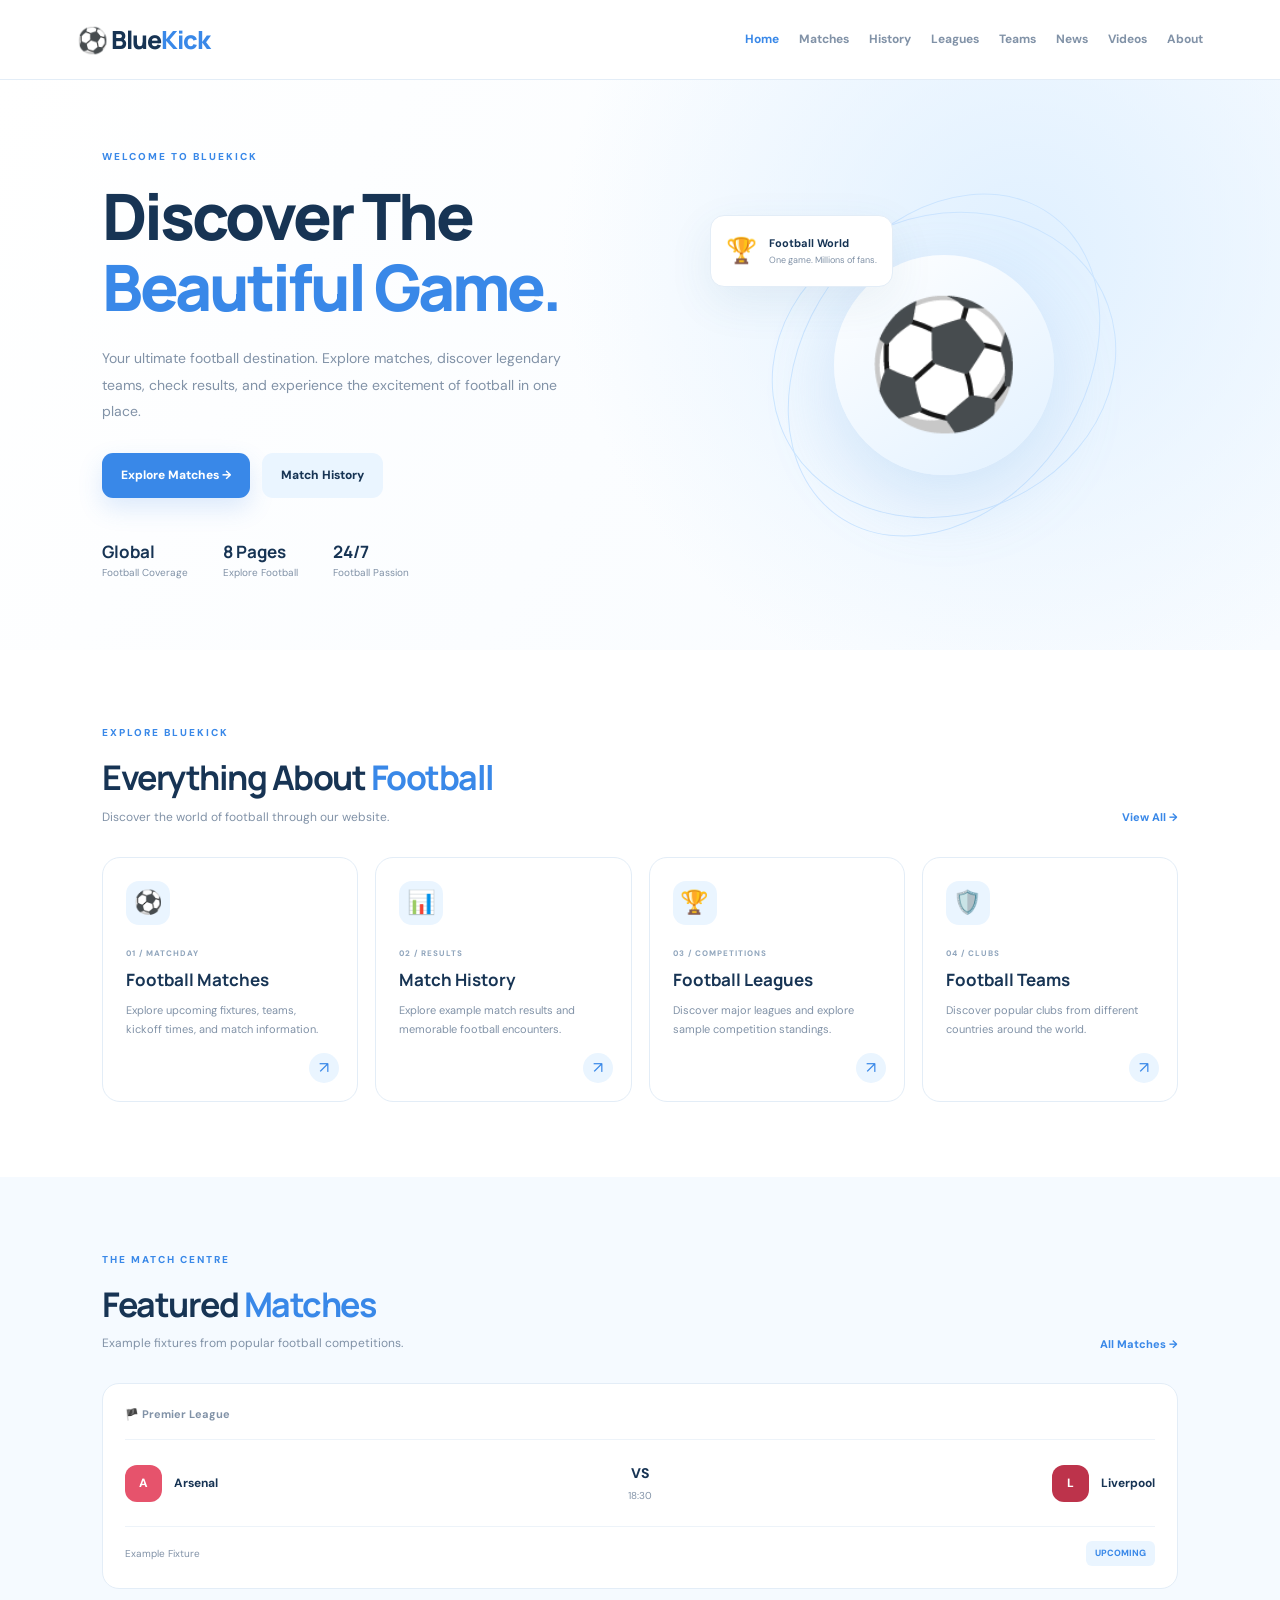
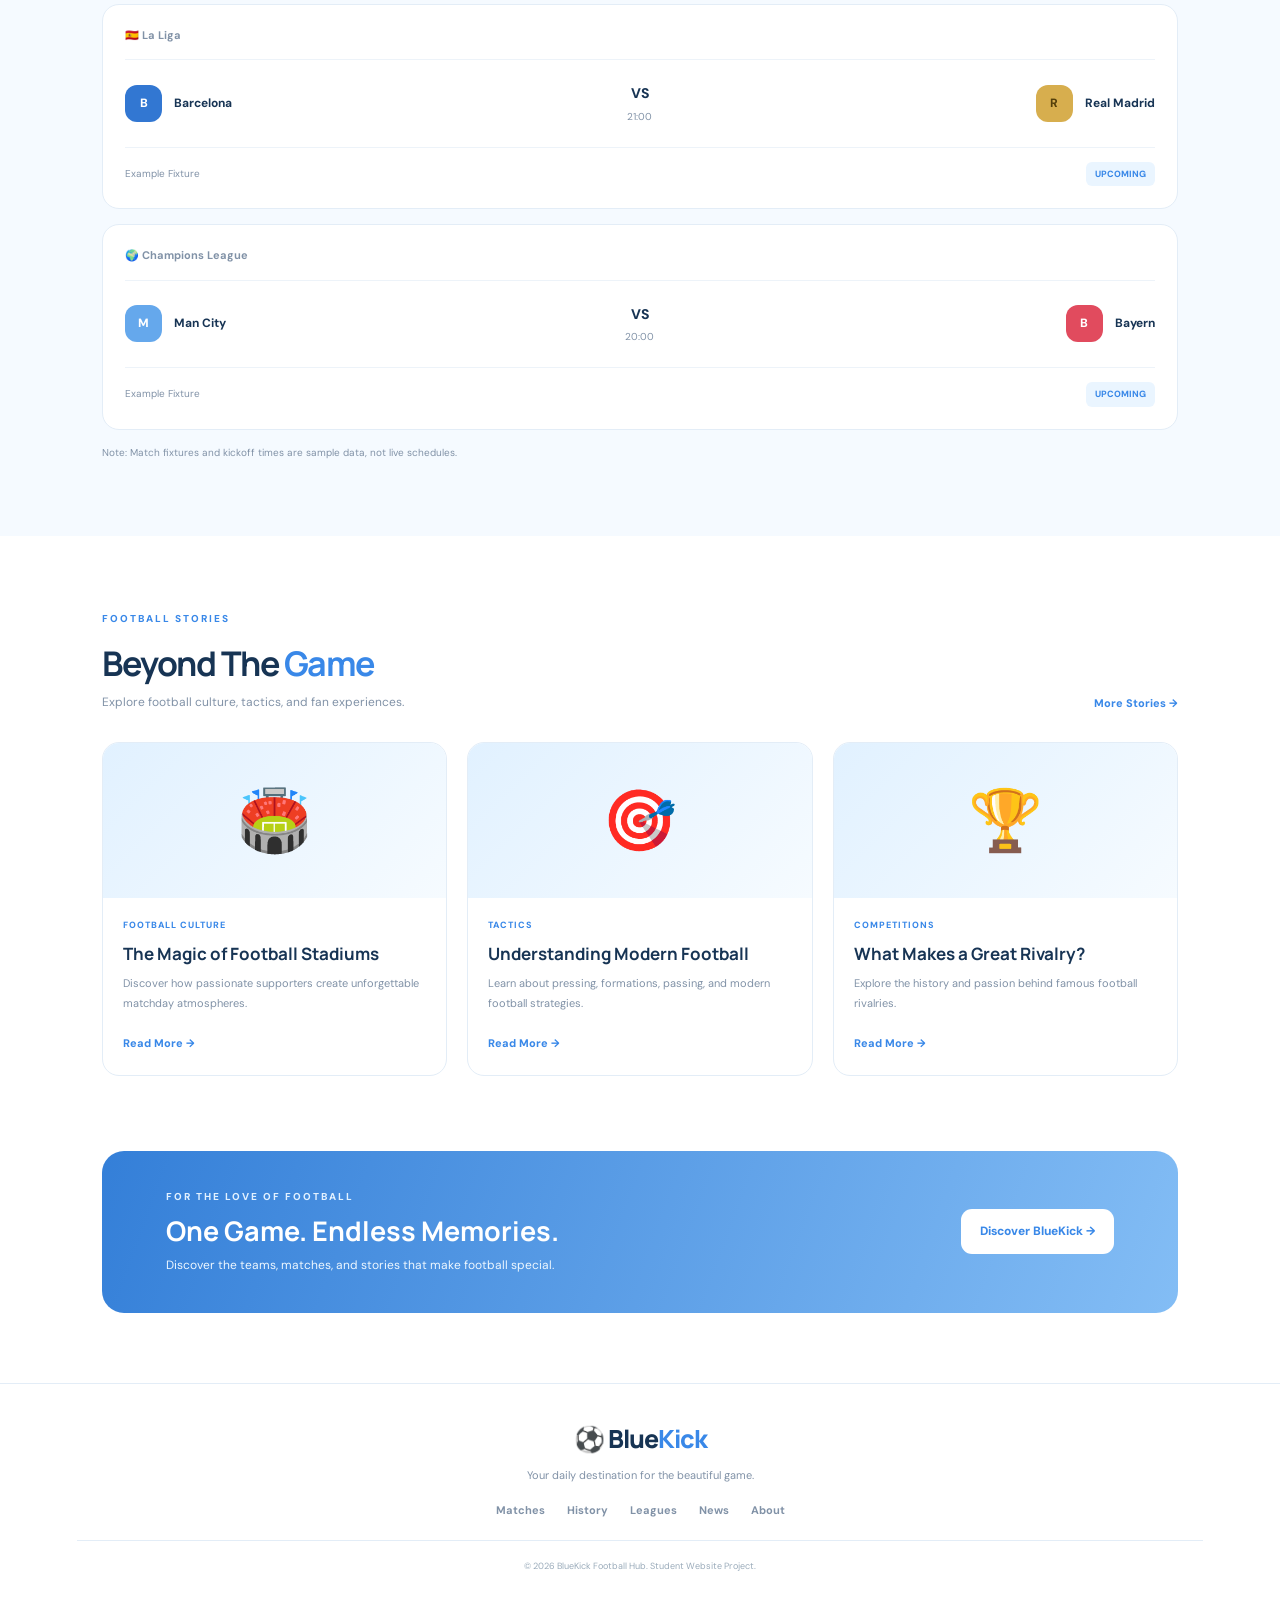
<file: index.html>
<!DOCTYPE html>
<html lang="en">
<head>
    <meta charset="UTF-8">
    <meta name="viewport" content="width=device-width, initial-scale=1.0">

    <title>BlueKick | Football Hub</title>

    <link rel="stylesheet" href="style.css">
</head>

<body>

    <!-- HEADER -->
    <header class="header">

        <a href="index.html" class="logo">
            ⚽ Blue<span>Kick</span>
        </a>

        <button class="menu-toggle" id="menuToggle">☰</button>

        <nav class="navbar" id="navbar">
            <a href="index.html" class="active">Home</a>
            <a href="matches.html">Matches</a>
            <a href="history.html">History</a>
            <a href="leagues.html">Leagues</a>
            <a href="teams.html">Teams</a>
            <a href="news.html">News</a>
            <a href="videos.html">Videos</a>
            <a href="about.html">About</a>
        </nav>

    </header>


    <!-- HERO SECTION -->
    <section class="hero">

        <div class="hero-content">

            <p class="eyebrow">WELCOME TO BLUEKICK</p>

            <h1>
                Discover The<br>
                <span>Beautiful Game.</span>
            </h1>

            <p class="hero-description">
                Your ultimate football destination.
                Explore matches, discover legendary teams,
                check results, and experience the excitement
                of football in one place.
            </p>

            <div class="hero-buttons">
                <a href="matches.html" class="btn btn-primary">
                    Explore Matches →
                </a>

                <a href="history.html" class="btn btn-secondary">
                    Match History
                </a>
            </div>

            <div class="hero-stats">

                <div>
                    <h3>Global</h3>
                    <p>Football Coverage</p>
                </div>

                <div>
                    <h3>8 Pages</h3>
                    <p>Explore Football</p>
                </div>

                <div>
                    <h3>24/7</h3>
                    <p>Football Passion</p>
                </div>

            </div>

        </div>

        <div class="hero-image">

            <div class="circle circle-one"></div>
            <div class="circle circle-two"></div>

            <div class="football">
                ⚽
            </div>

            <div class="floating-card">
                <span>🏆</span>

                <div>
                    <strong>Football World</strong>
                    <p>One game. Millions of fans.</p>
                </div>
            </div>

        </div>

    </section>


    <!-- FEATURED SECTION -->
    <section class="section">

        <div class="section-title">

            <div>
                <p class="eyebrow">EXPLORE BLUEKICK</p>
                <h2>Everything About <span>Football</span></h2>
                <p>Discover the world of football through our website.</p>
            </div>

            <a href="matches.html" class="text-link">
                View All →
            </a>

        </div>


        <div class="feature-grid">

            <a href="matches.html" class="feature-card">

                <div class="feature-icon">⚽</div>

                <p class="card-number">01 / MATCHDAY</p>

                <h3>Football Matches</h3>

                <p>
                    Explore upcoming fixtures, teams,
                    kickoff times, and match information.
                </p>

                <span class="card-arrow">↗</span>

            </a>


            <a href="history.html" class="feature-card">

                <div class="feature-icon">📊</div>

                <p class="card-number">02 / RESULTS</p>

                <h3>Match History</h3>

                <p>
                    Explore example match results and
                    memorable football encounters.
                </p>

                <span class="card-arrow">↗</span>

            </a>


            <a href="leagues.html" class="feature-card">

                <div class="feature-icon">🏆</div>

                <p class="card-number">03 / COMPETITIONS</p>

                <h3>Football Leagues</h3>

                <p>
                    Discover major leagues and explore
                    sample competition standings.
                </p>

                <span class="card-arrow">↗</span>

            </a>


            <a href="teams.html" class="feature-card">

                <div class="feature-icon">🛡️</div>

                <p class="card-number">04 / CLUBS</p>

                <h3>Football Teams</h3>

                <p>
                    Discover popular clubs from different
                    countries around the world.
                </p>

                <span class="card-arrow">↗</span>

            </a>

        </div>

    </section>


    <!-- FEATURED MATCHES -->
    <section class="section matches-section">

        <div class="section-title">

            <div>
                <p class="eyebrow">THE MATCH CENTRE</p>

                <h2>Featured <span>Matches</span></h2>

                <p>Example fixtures from popular football competitions.</p>
            </div>

            <a href="matches.html" class="text-link">
                All Matches →
            </a>

        </div>


        <div class="match-card">

            <div class="match-league">
                🏴 Premier League
            </div>

            <div class="match-teams">

                <div class="club">
                    <div class="club-logo arsenal">A</div>
                    <strong>Arsenal</strong>
                </div>

                <div class="match-score">
                    <span>VS</span>
                    <small>18:30</small>
                </div>

                <div class="club">
                    <div class="club-logo liverpool">L</div>
                    <strong>Liverpool</strong>
                </div>

            </div>

            <div class="match-footer">
                <span>Example Fixture</span>
                <span class="status">UPCOMING</span>
            </div>

        </div>


        <div class="match-card">

            <div class="match-league">
                🇪🇸 La Liga
            </div>

            <div class="match-teams">

                <div class="club">
                    <div class="club-logo barcelona">B</div>
                    <strong>Barcelona</strong>
                </div>

                <div class="match-score">
                    <span>VS</span>
                    <small>21:00</small>
                </div>

                <div class="club">
                    <div class="club-logo madrid">R</div>
                    <strong>Real Madrid</strong>
                </div>

            </div>

            <div class="match-footer">
                <span>Example Fixture</span>
                <span class="status">UPCOMING</span>
            </div>

        </div>


        <div class="match-card">

            <div class="match-league">
                🌍 Champions League
            </div>

            <div class="match-teams">

                <div class="club">
                    <div class="club-logo city">M</div>
                    <strong>Man City</strong>
                </div>

                <div class="match-score">
                    <span>VS</span>
                    <small>20:00</small>
                </div>

                <div class="club">
                    <div class="club-logo bayern">B</div>
                    <strong>Bayern</strong>
                </div>

            </div>

            <div class="match-footer">
                <span>Example Fixture</span>
                <span class="status">UPCOMING</span>
            </div>

        </div>

        <p class="demo-note">
            Note: Match fixtures and kickoff times are sample data,
            not live schedules.
        </p>

    </section>


    <!-- NEWS SECTION -->
    <section class="section">

        <div class="section-title">

            <div>
                <p class="eyebrow">FOOTBALL STORIES</p>

                <h2>Beyond The <span>Game</span></h2>

                <p>Explore football culture, tactics, and fan experiences.</p>
            </div>

            <a href="news.html" class="text-link">
                More Stories →
            </a>

        </div>


        <div class="news-grid">

            <a href="news.html" class="news-card">

                <div class="news-image">🏟️</div>

                <div class="news-content">

                    <p class="news-category">FOOTBALL CULTURE</p>

                    <h3>The Magic of Football Stadiums</h3>

                    <p>
                        Discover how passionate supporters
                        create unforgettable matchday atmospheres.
                    </p>

                    <span class="text-link">Read More →</span>

                </div>

            </a>


            <a href="news.html" class="news-card">

                <div class="news-image">🎯</div>

                <div class="news-content">

                    <p class="news-category">TACTICS</p>

                    <h3>Understanding Modern Football</h3>

                    <p>
                        Learn about pressing, formations,
                        passing, and modern football strategies.
                    </p>

                    <span class="text-link">Read More →</span>

                </div>

            </a>


            <a href="news.html" class="news-card">

                <div class="news-image">🏆</div>

                <div class="news-content">

                    <p class="news-category">COMPETITIONS</p>

                    <h3>What Makes a Great Rivalry?</h3>

                    <p>
                        Explore the history and passion
                        behind famous football rivalries.
                    </p>

                    <span class="text-link">Read More →</span>

                </div>

            </a>

        </div>

    </section>


    <!-- CALL TO ACTION -->
    <section class="cta">

        <div>
            <p class="eyebrow">FOR THE LOVE OF FOOTBALL</p>

            <h2>One Game. Endless Memories.</h2>

            <p>
                Discover the teams, matches, and stories
                that make football special.
            </p>
        </div>

        <a href="about.html" class="btn btn-white">
            Discover BlueKick →
        </a>

    </section>


    <!-- FOOTER -->
    <footer class="footer">

        <a href="index.html" class="logo">
            ⚽ Blue<span>Kick</span>
        </a>

        <p>Your daily destination for the beautiful game.</p>

        <div class="footer-links">
            <a href="matches.html">Matches</a>
            <a href="history.html">History</a>
            <a href="leagues.html">Leagues</a>
            <a href="news.html">News</a>
            <a href="about.html">About</a>
        </div>

        <p class="copyright">
            © 2026 BlueKick Football Hub. Student Website Project.
        </p>

    </footer>

    <script src="script.js"></script>

</body>
</html>
</file>
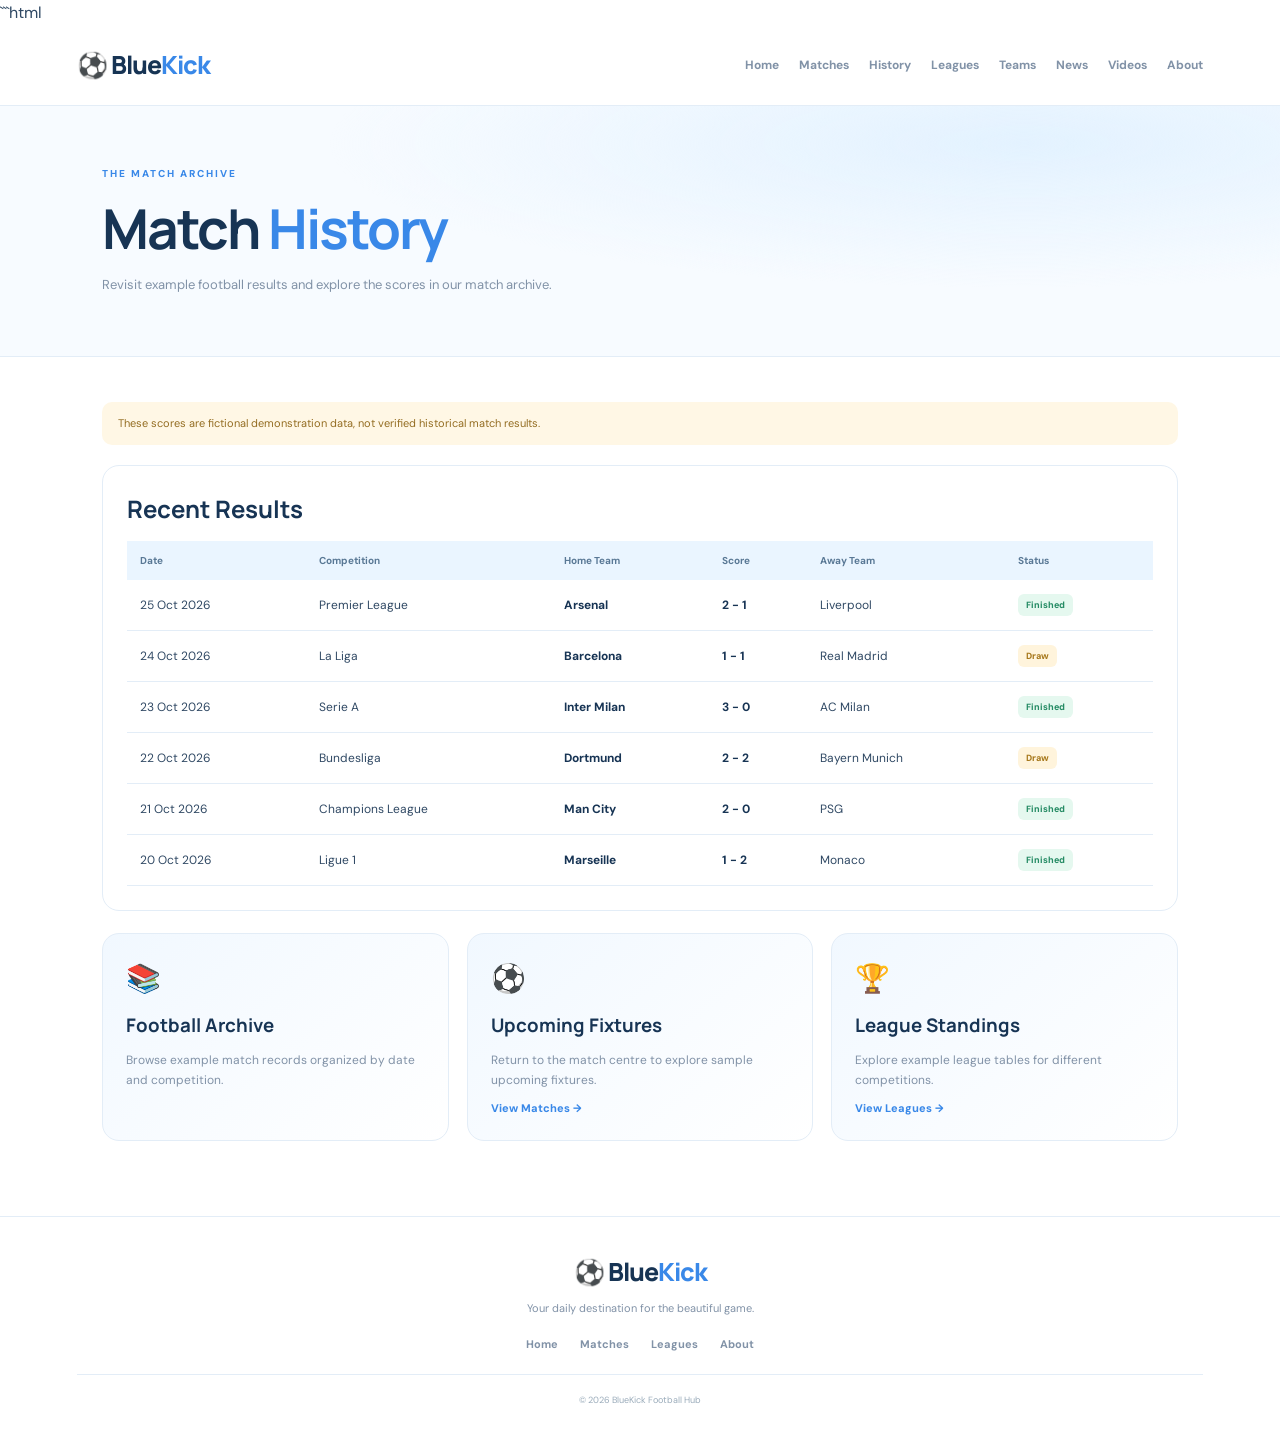
<file: history.html>
```html
<!DOCTYPE html>
<html lang="en">
<head>
    <meta charset="UTF-8">
    <meta name="viewport" content="width=device-width, initial-scale=1.0">
    <title>History | BlueKick</title>
    <link rel="stylesheet" href="style.css">
</head>
<body>

<header class="header">

    <a href="index.html" class="logo">⚽ Blue<span>Kick</span></a>

    <button class="menu-toggle" id="menuToggle">☰</button>

    <nav class="navbar" id="navbar">
        <a href="index.html">Home</a>
        <a href="matches.html">Matches</a>
        <a href="history.html">History</a>
        <a href="leagues.html">Leagues</a>
        <a href="teams.html">Teams</a>
        <a href="news.html">News</a>
        <a href="videos.html">Videos</a>
        <a href="about.html">About</a>
    </nav>

</header>

<section class="page-hero">

    <p class="eyebrow">THE MATCH ARCHIVE</p>

    <h1>Match <span>History</span></h1>

    <p>
        Revisit example football results and explore
        the scores in our match archive.
    </p>

</section>

<section class="content-section">

    <div class="notice">
        These scores are fictional demonstration data,
        not verified historical match results.
    </div>

    <div class="content-panel">

        <h2>Recent Results</h2>

        <div class="table-wrap">

            <table>

                <tr>
                    <th>Date</th>
                    <th>Competition</th>
                    <th>Home Team</th>
                    <th>Score</th>
                    <th>Away Team</th>
                    <th>Status</th>
                </tr>

                <tr>
                    <td>25 Oct 2026</td>
                    <td>Premier League</td>
                    <td><strong>Arsenal</strong></td>
                    <td><strong>2 - 1</strong></td>
                    <td>Liverpool</td>
                    <td><span class="pill finished">Finished</span></td>
                </tr>

                <tr>
                    <td>24 Oct 2026</td>
                    <td>La Liga</td>
                    <td><strong>Barcelona</strong></td>
                    <td><strong>1 - 1</strong></td>
                    <td>Real Madrid</td>
                    <td><span class="pill draw">Draw</span></td>
                </tr>

                <tr>
                    <td>23 Oct 2026</td>
                    <td>Serie A</td>
                    <td><strong>Inter Milan</strong></td>
                    <td><strong>3 - 0</strong></td>
                    <td>AC Milan</td>
                    <td><span class="pill finished">Finished</span></td>
                </tr>

                <tr>
                    <td>22 Oct 2026</td>
                    <td>Bundesliga</td>
                    <td><strong>Dortmund</strong></td>
                    <td><strong>2 - 2</strong></td>
                    <td>Bayern Munich</td>
                    <td><span class="pill draw">Draw</span></td>
                </tr>

                <tr>
                    <td>21 Oct 2026</td>
                    <td>Champions League</td>
                    <td><strong>Man City</strong></td>
                    <td><strong>2 - 0</strong></td>
                    <td>PSG</td>
                    <td><span class="pill finished">Finished</span></td>
                </tr>

                <tr>
                    <td>20 Oct 2026</td>
                    <td>Ligue 1</td>
                    <td><strong>Marseille</strong></td>
                    <td><strong>1 - 2</strong></td>
                    <td>Monaco</td>
                    <td><span class="pill finished">Finished</span></td>
                </tr>

            </table>

        </div>

    </div>

    <div class="card-grid">

        <div class="info-card">
            <span class="big-icon">📚</span>
            <h3>Football Archive</h3>
            <p>Browse example match records organized by date and competition.</p>
        </div>

        <div class="info-card">
            <span class="big-icon">⚽</span>
            <h3>Upcoming Fixtures</h3>
            <p>Return to the match centre to explore sample upcoming fixtures.</p>
            <a href="matches.html">View Matches →</a>
        </div>

        <div class="info-card">
            <span class="big-icon">🏆</span>
            <h3>League Standings</h3>
            <p>Explore example league tables for different competitions.</p>
            <a href="leagues.html">View Leagues →</a>
        </div>

    </div>

</section>

<footer class="footer">

    <a href="index.html" class="logo">⚽ Blue<span>Kick</span></a>

    <p>Your daily destination for the beautiful game.</p>

    <div class="footer-links">
        <a href="index.html">Home</a>
        <a href="matches.html">Matches</a>
        <a href="leagues.html">Leagues</a>
        <a href="about.html">About</a>
    </div>

    <p class="copyright">© 2026 BlueKick Football Hub</p>

</footer>

<script src="script.js"></script>

</body>
</html>
</file>
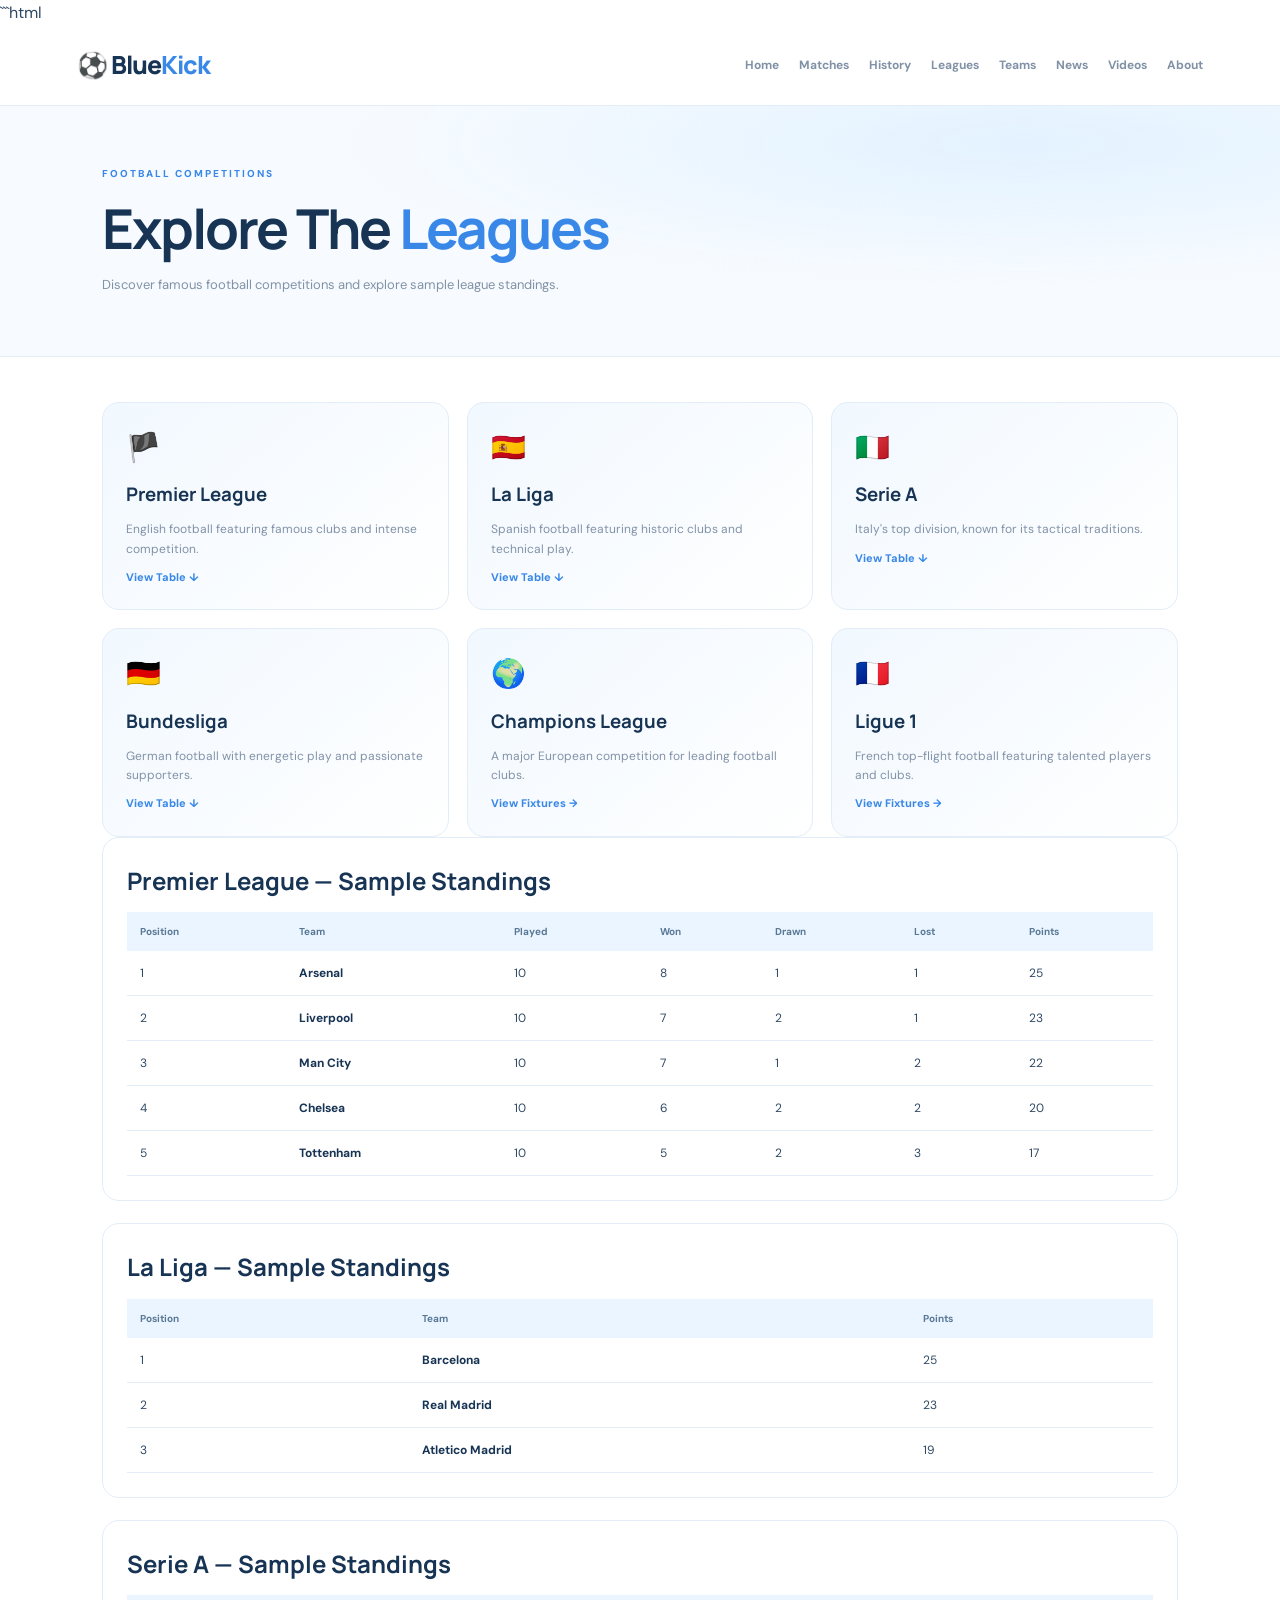
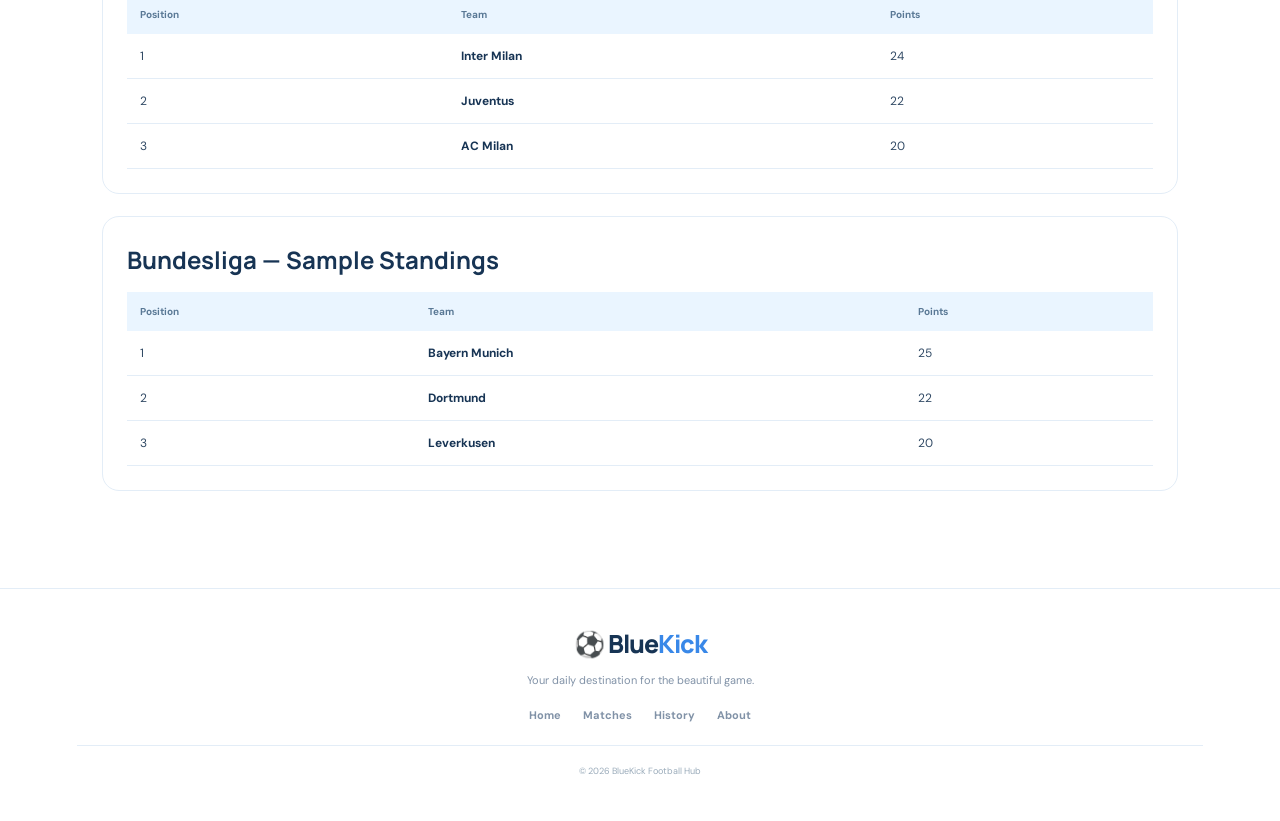
<file: leagues.html>
```html
<!DOCTYPE html>
<html lang="en">
<head>
    <meta charset="UTF-8">
    <meta name="viewport" content="width=device-width, initial-scale=1.0">
    <title>Leagues | BlueKick</title>
    <link rel="stylesheet" href="style.css">
</head>
<body>

<header class="header">

    <a href="index.html" class="logo">⚽ Blue<span>Kick</span></a>

    <button class="menu-toggle" id="menuToggle">☰</button>

    <nav class="navbar" id="navbar">
        <a href="index.html">Home</a>
        <a href="matches.html">Matches</a>
        <a href="history.html">History</a>
        <a href="leagues.html">Leagues</a>
        <a href="teams.html">Teams</a>
        <a href="news.html">News</a>
        <a href="videos.html">Videos</a>
        <a href="about.html">About</a>
    </nav>

</header>

<section class="page-hero">

    <p class="eyebrow">FOOTBALL COMPETITIONS</p>

    <h1>Explore The <span>Leagues</span></h1>

    <p>
        Discover famous football competitions and
        explore sample league standings.
    </p>

</section>

<section class="content-section">

    <div class="card-grid">

        <div class="info-card">
            <span class="big-icon">🏴</span>
            <h3>Premier League</h3>
            <p>English football featuring famous clubs and intense competition.</p>
            <a href="#premier">View Table ↓</a>
        </div>

        <div class="info-card">
            <span class="big-icon">🇪🇸</span>
            <h3>La Liga</h3>
            <p>Spanish football featuring historic clubs and technical play.</p>
            <a href="#laliga">View Table ↓</a>
        </div>

        <div class="info-card">
            <span class="big-icon">🇮🇹</span>
            <h3>Serie A</h3>
            <p>Italy's top division, known for its tactical traditions.</p>
            <a href="#seriea">View Table ↓</a>
        </div>

        <div class="info-card">
            <span class="big-icon">🇩🇪</span>
            <h3>Bundesliga</h3>
            <p>German football with energetic play and passionate supporters.</p>
            <a href="#bundesliga">View Table ↓</a>
        </div>

        <div class="info-card">
            <span class="big-icon">🌍</span>
            <h3>Champions League</h3>
            <p>A major European competition for leading football clubs.</p>
            <a href="matches.html">View Fixtures →</a>
        </div>

        <div class="info-card">
            <span class="big-icon">🇫🇷</span>
            <h3>Ligue 1</h3>
            <p>French top-flight football featuring talented players and clubs.</p>
            <a href="matches.html">View Fixtures →</a>
        </div>

    </div>


    <div class="content-panel" id="premier">

        <h2>Premier League — Sample Standings</h2>

        <div class="table-wrap">

            <table>

                <tr>
                    <th>Position</th>
                    <th>Team</th>
                    <th>Played</th>
                    <th>Won</th>
                    <th>Drawn</th>
                    <th>Lost</th>
                    <th>Points</th>
                </tr>

                <tr><td>1</td><td><strong>Arsenal</strong></td><td>10</td><td>8</td><td>1</td><td>1</td><td>25</td></tr>
                <tr><td>2</td><td><strong>Liverpool</strong></td><td>10</td><td>7</td><td>2</td><td>1</td><td>23</td></tr>
                <tr><td>3</td><td><strong>Man City</strong></td><td>10</td><td>7</td><td>1</td><td>2</td><td>22</td></tr>
                <tr><td>4</td><td><strong>Chelsea</strong></td><td>10</td><td>6</td><td>2</td><td>2</td><td>20</td></tr>
                <tr><td>5</td><td><strong>Tottenham</strong></td><td>10</td><td>5</td><td>2</td><td>3</td><td>17</td></tr>

            </table>

        </div>

    </div>


    <div class="content-panel" id="laliga">

        <h2>La Liga — Sample Standings</h2>

        <div class="table-wrap">

            <table>
                <tr><th>Position</th><th>Team</th><th>Points</th></tr>
                <tr><td>1</td><td><strong>Barcelona</strong></td><td>25</td></tr>
                <tr><td>2</td><td><strong>Real Madrid</strong></td><td>23</td></tr>
                <tr><td>3</td><td><strong>Atletico Madrid</strong></td><td>19</td></tr>
            </table>

        </div>

    </div>


    <div class="content-panel" id="seriea">

        <h2>Serie A — Sample Standings</h2>

        <div class="table-wrap">

            <table>
                <tr><th>Position</th><th>Team</th><th>Points</th></tr>
                <tr><td>1</td><td><strong>Inter Milan</strong></td><td>24</td></tr>
                <tr><td>2</td><td><strong>Juventus</strong></td><td>22</td></tr>
                <tr><td>3</td><td><strong>AC Milan</strong></td><td>20</td></tr>
            </table>

        </div>

    </div>


    <div class="content-panel" id="bundesliga">

        <h2>Bundesliga — Sample Standings</h2>

        <div class="table-wrap">

            <table>
                <tr><th>Position</th><th>Team</th><th>Points</th></tr>
                <tr><td>1</td><td><strong>Bayern Munich</strong></td><td>25</td></tr>
                <tr><td>2</td><td><strong>Dortmund</strong></td><td>22</td></tr>
                <tr><td>3</td><td><strong>Leverkusen</strong></td><td>20</td></tr>
            </table>

        </div>

    </div>

</section>

<footer class="footer">
    <a href="index.html" class="logo">⚽ Blue<span>Kick</span></a>
    <p>Your daily destination for the beautiful game.</p>
    <div class="footer-links">
        <a href="index.html">Home</a>
        <a href="matches.html">Matches</a>
        <a href="history.html">History</a>
        <a href="about.html">About</a>
    </div>
    <p class="copyright">© 2026 BlueKick Football Hub</p>
</footer>

<script src="script.js"></script>

</body>
</html>
</file>
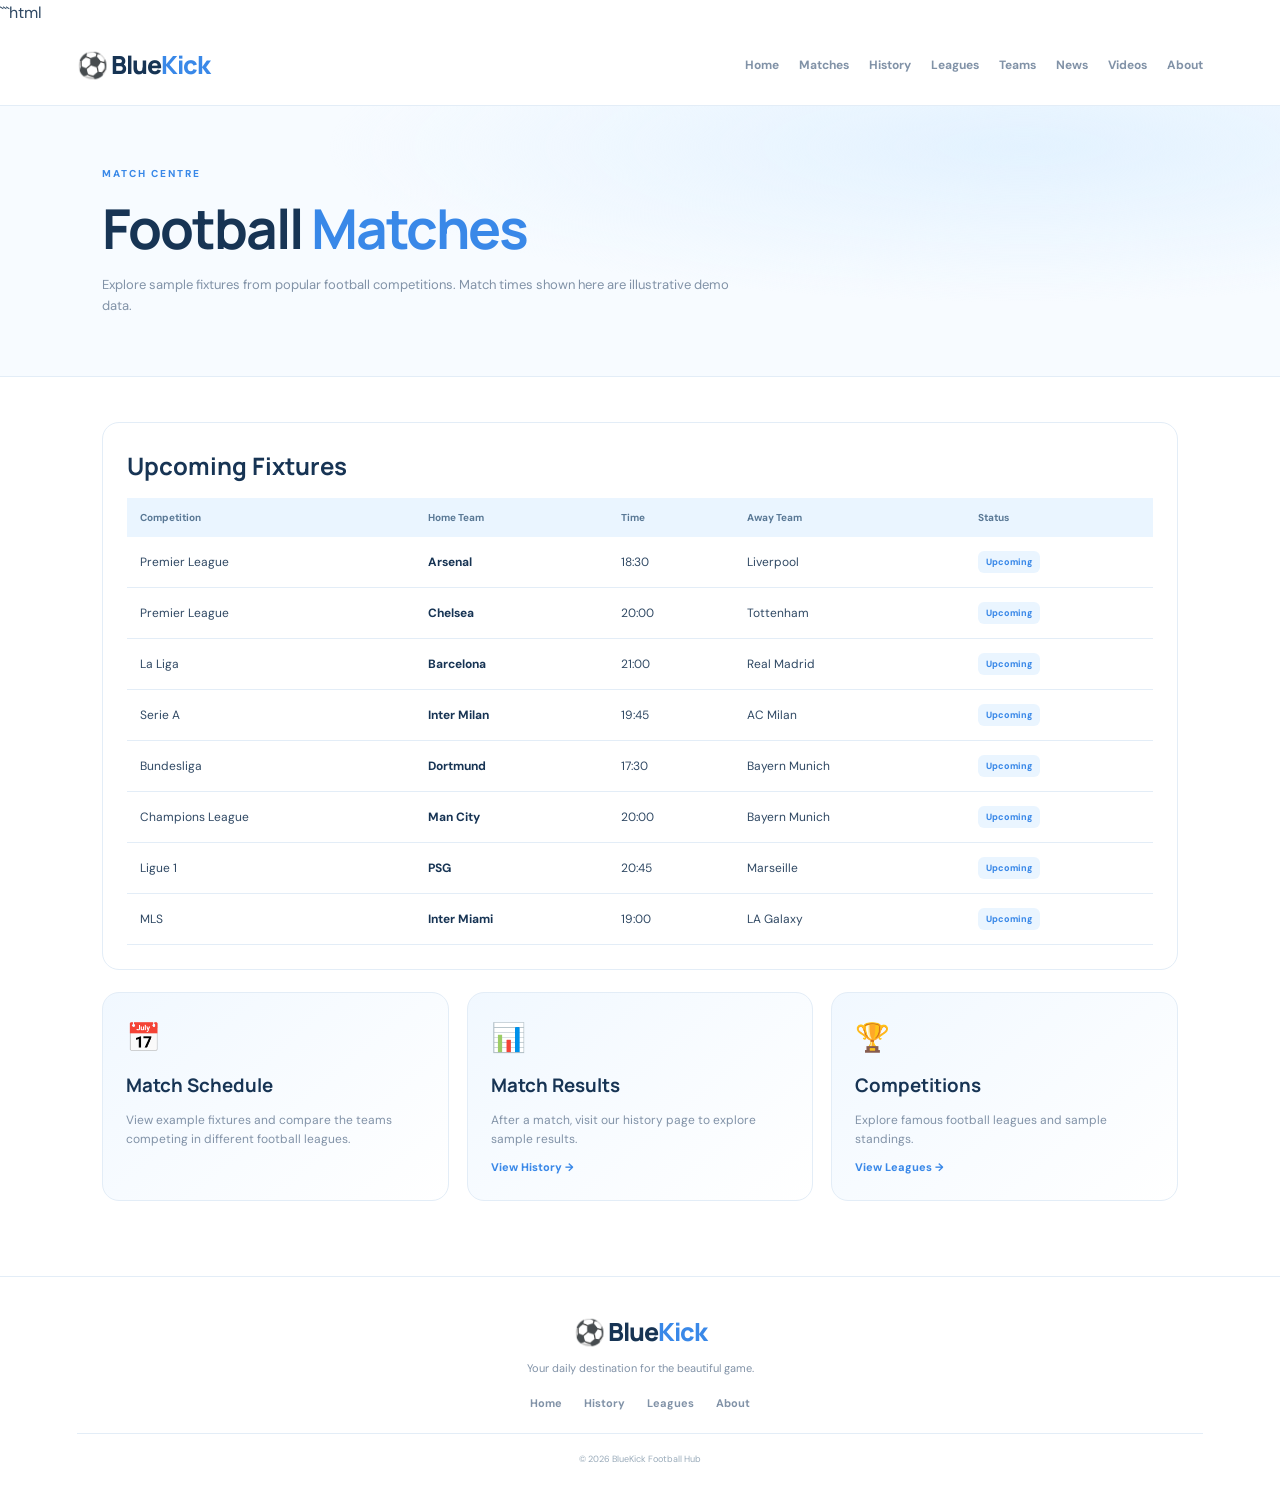
<file: matches.html>
```html
<!DOCTYPE html>
<html lang="en">
<head>
    <meta charset="UTF-8">
    <meta name="viewport" content="width=device-width, initial-scale=1.0">
    <title>Matches | BlueKick</title>
    <link rel="stylesheet" href="style.css">
</head>
<body>

<header class="header">

    <a href="index.html" class="logo">⚽ Blue<span>Kick</span></a>

    <button class="menu-toggle" id="menuToggle">☰</button>

    <nav class="navbar" id="navbar">
        <a href="index.html">Home</a>
        <a href="matches.html">Matches</a>
        <a href="history.html">History</a>
        <a href="leagues.html">Leagues</a>
        <a href="teams.html">Teams</a>
        <a href="news.html">News</a>
        <a href="videos.html">Videos</a>
        <a href="about.html">About</a>
    </nav>

</header>

<section class="page-hero">

    <p class="eyebrow">MATCH CENTRE</p>

    <h1>Football <span>Matches</span></h1>

    <p>
        Explore sample fixtures from popular football competitions.
        Match times shown here are illustrative demo data.
    </p>

</section>

<section class="content-section">

    <div class="content-panel">

        <h2>Upcoming Fixtures</h2>

        <div class="table-wrap">

            <table>

                <tr>
                    <th>Competition</th>
                    <th>Home Team</th>
                    <th>Time</th>
                    <th>Away Team</th>
                    <th>Status</th>
                </tr>

                <tr>
                    <td>Premier League</td>
                    <td><strong>Arsenal</strong></td>
                    <td>18:30</td>
                    <td>Liverpool</td>
                    <td><span class="pill">Upcoming</span></td>
                </tr>

                <tr>
                    <td>Premier League</td>
                    <td><strong>Chelsea</strong></td>
                    <td>20:00</td>
                    <td>Tottenham</td>
                    <td><span class="pill">Upcoming</span></td>
                </tr>

                <tr>
                    <td>La Liga</td>
                    <td><strong>Barcelona</strong></td>
                    <td>21:00</td>
                    <td>Real Madrid</td>
                    <td><span class="pill">Upcoming</span></td>
                </tr>

                <tr>
                    <td>Serie A</td>
                    <td><strong>Inter Milan</strong></td>
                    <td>19:45</td>
                    <td>AC Milan</td>
                    <td><span class="pill">Upcoming</span></td>
                </tr>

                <tr>
                    <td>Bundesliga</td>
                    <td><strong>Dortmund</strong></td>
                    <td>17:30</td>
                    <td>Bayern Munich</td>
                    <td><span class="pill">Upcoming</span></td>
                </tr>

                <tr>
                    <td>Champions League</td>
                    <td><strong>Man City</strong></td>
                    <td>20:00</td>
                    <td>Bayern Munich</td>
                    <td><span class="pill">Upcoming</span></td>
                </tr>

                <tr>
                    <td>Ligue 1</td>
                    <td><strong>PSG</strong></td>
                    <td>20:45</td>
                    <td>Marseille</td>
                    <td><span class="pill">Upcoming</span></td>
                </tr>

                <tr>
                    <td>MLS</td>
                    <td><strong>Inter Miami</strong></td>
                    <td>19:00</td>
                    <td>LA Galaxy</td>
                    <td><span class="pill">Upcoming</span></td>
                </tr>

            </table>

        </div>

    </div>

    <div class="card-grid">

        <div class="info-card">

            <span class="big-icon">📅</span>

            <h3>Match Schedule</h3>

            <p>
                View example fixtures and compare the teams
                competing in different football leagues.
            </p>

        </div>

        <div class="info-card">

            <span class="big-icon">📊</span>

            <h3>Match Results</h3>

            <p>
                After a match, visit our history page
                to explore sample results.
            </p>

            <a href="history.html">View History →</a>

        </div>

        <div class="info-card">

            <span class="big-icon">🏆</span>

            <h3>Competitions</h3>

            <p>
                Explore famous football leagues and
                sample standings.
            </p>

            <a href="leagues.html">View Leagues →</a>

        </div>

    </div>

</section>

<footer class="footer">

    <a href="index.html" class="logo">⚽ Blue<span>Kick</span></a>

    <p>Your daily destination for the beautiful game.</p>

    <div class="footer-links">
        <a href="index.html">Home</a>
        <a href="history.html">History</a>
        <a href="leagues.html">Leagues</a>
        <a href="about.html">About</a>
    </div>

    <p class="copyright">© 2026 BlueKick Football Hub</p>

</footer>

<script src="script.js"></script>

</body>
</html>
</file>
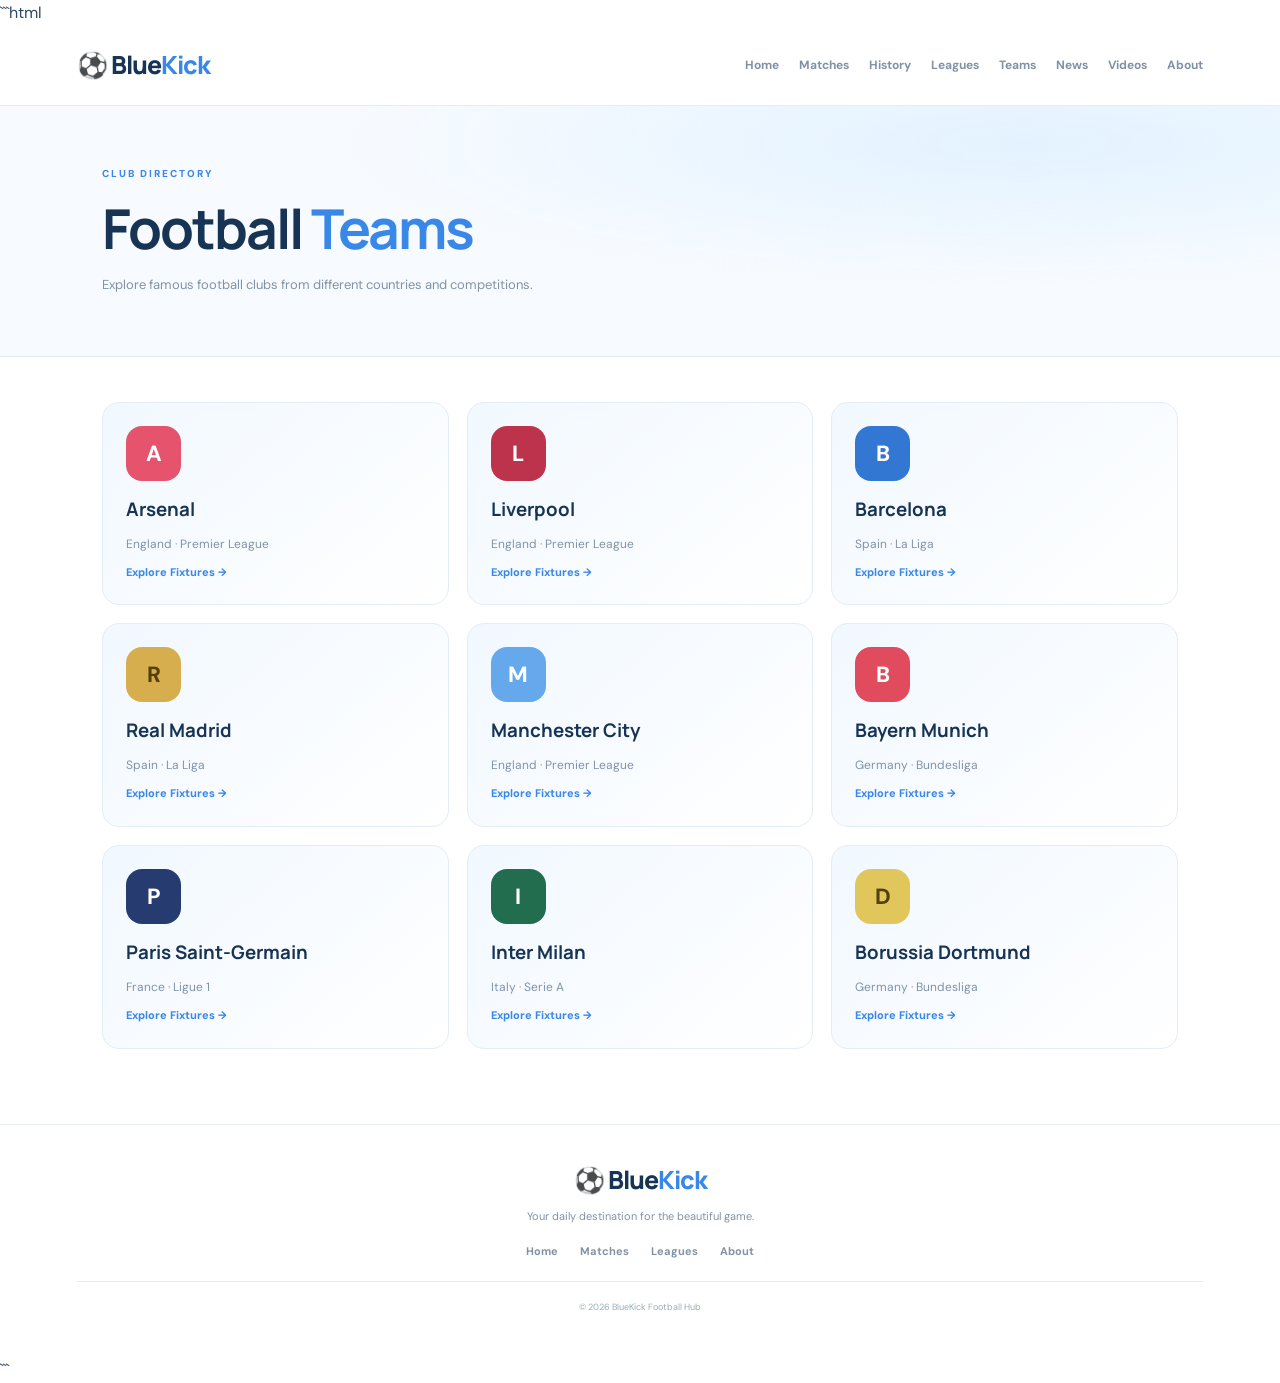
<file: teams.html>
```html
<!DOCTYPE html>
<html lang="en">
<head>
    <meta charset="UTF-8">
    <meta name="viewport" content="width=device-width, initial-scale=1.0">
    <title>Teams | BlueKick</title>
    <link rel="stylesheet" href="style.css">
</head>
<body>

<header class="header">
    <a href="index.html" class="logo">⚽ Blue<span>Kick</span></a>
    <button class="menu-toggle" id="menuToggle">☰</button>

    <nav class="navbar" id="navbar">
        <a href="index.html">Home</a>
        <a href="matches.html">Matches</a>
        <a href="history.html">History</a>
        <a href="leagues.html">Leagues</a>
        <a href="teams.html">Teams</a>
        <a href="news.html">News</a>
        <a href="videos.html">Videos</a>
        <a href="about.html">About</a>
    </nav>
</header>

<section class="page-hero">
    <p class="eyebrow">CLUB DIRECTORY</p>
    <h1>Football <span>Teams</span></h1>
    <p>Explore famous football clubs from different countries and competitions.</p>
</section>

<section class="content-section">

    <div class="card-grid">

        <div class="info-card">
            <div class="team-badge" style="background:#e6536c;color:white">A</div>
            <h3>Arsenal</h3>
            <p>England · Premier League</p>
            <a href="matches.html">Explore Fixtures →</a>
        </div>

        <div class="info-card">
            <div class="team-badge" style="background:#bd334b;color:white">L</div>
            <h3>Liverpool</h3>
            <p>England · Premier League</p>
            <a href="matches.html">Explore Fixtures →</a>
        </div>

        <div class="info-card">
            <div class="team-badge" style="background:#3277d2;color:white">B</div>
            <h3>Barcelona</h3>
            <p>Spain · La Liga</p>
            <a href="matches.html">Explore Fixtures →</a>
        </div>

        <div class="info-card">
            <div class="team-badge" style="background:#d7ae4e;color:#55400b">R</div>
            <h3>Real Madrid</h3>
            <p>Spain · La Liga</p>
            <a href="matches.html">Explore Fixtures →</a>
        </div>

        <div class="info-card">
            <div class="team-badge" style="background:#65a8ec;color:white">M</div>
            <h3>Manchester City</h3>
            <p>England · Premier League</p>
            <a href="matches.html">Explore Fixtures →</a>
        </div>

        <div class="info-card">
            <div class="team-badge" style="background:#e14b5e;color:white">B</div>
            <h3>Bayern Munich</h3>
            <p>Germany · Bundesliga</p>
            <a href="matches.html">Explore Fixtures →</a>
        </div>

        <div class="info-card">
            <div class="team-badge" style="background:#263c70;color:white">P</div>
            <h3>Paris Saint-Germain</h3>
            <p>France · Ligue 1</p>
            <a href="matches.html">Explore Fixtures →</a>
        </div>

        <div class="info-card">
            <div class="team-badge" style="background:#236d4f;color:white">I</div>
            <h3>Inter Milan</h3>
            <p>Italy · Serie A</p>
            <a href="matches.html">Explore Fixtures →</a>
        </div>

        <div class="info-card">
            <div class="team-badge" style="background:#e1c75b;color:#55400b">D</div>
            <h3>Borussia Dortmund</h3>
            <p>Germany · Bundesliga</p>
            <a href="matches.html">Explore Fixtures →</a>
        </div>

    </div>

</section>

<footer class="footer">
    <a href="index.html" class="logo">⚽ Blue<span>Kick</span></a>
    <p>Your daily destination for the beautiful game.</p>
    <div class="footer-links">
        <a href="index.html">Home</a>
        <a href="matches.html">Matches</a>
        <a href="leagues.html">Leagues</a>
        <a href="about.html">About</a>
    </div>
    <p class="copyright">© 2026 BlueKick Football Hub</p>
</footer>

<script src="script.js"></script>

</body>
</html>
```
</file>
<file: style.css>
@import url('https://fonts.googleapis.com/css2?family=DM+Sans:wght@400;500;600;700&family=Manrope:wght@400;500;600;700;800&display=swap');

:root {
    --blue: #3988e8;
    --light-blue: #eaf5ff;
    --pale-blue: #f5faff;
    --dark-blue: #173454;
    --text: #304964;
    --gray: #8192a7;
    --white: #ffffff;
    --border: #e3edf7;
}

* {
    margin: 0;
    padding: 0;
    box-sizing: border-box;
}

html {
    scroll-behavior: smooth;
}

body {
    font-family: 'DM Sans', Arial, sans-serif;
    background: var(--white);
    color: var(--text);
    line-height: 1.6;
}

a {
    text-decoration: none;
    color: inherit;
}

button {
    font: inherit;
}

/* HEADER */

.header {
    min-height: 80px;
    padding: 0 6%;
    display: flex;
    justify-content: space-between;
    align-items: center;
    gap: 25px;
    background: rgba(255, 255, 255, 0.96);
    border-bottom: 1px solid var(--border);
    position: sticky;
    top: 0;
    z-index: 100;
    backdrop-filter: blur(12px);
}

.logo {
    font-family: 'Manrope', sans-serif;
    font-size: 25px;
    font-weight: 800;
    color: var(--dark-blue);
    white-space: nowrap;
    letter-spacing: -1px;
}

.logo span {
    color: var(--blue);
}

.navbar {
    display: flex;
    align-items: center;
    gap: 20px;
}

.navbar a {
    font-size: 12px;
    font-weight: 700;
    color: var(--gray);
    transition: 0.3s;
}

.navbar a:hover,
.navbar a.active {
    color: var(--blue);
}

.menu-toggle {
    display: none;
    border: none;
    background: var(--light-blue);
    color: var(--dark-blue);
    border-radius: 10px;
    padding: 8px 12px;
    font-size: 22px;
    cursor: pointer;
}


/* HERO SECTION */

.hero {
    min-height: 570px;
    padding: 65px 8%;
    display: grid;
    grid-template-columns: 1.1fr 0.9fr;
    align-items: center;
    gap: 35px;
    overflow: hidden;

    background:
        radial-gradient(
            circle at 80% 30%,
            #e0f0ff 0,
            transparent 42%
        ),
        linear-gradient(120deg, #ffffff, #f7fbff);
}

.hero-content {
    max-width: 600px;
}

.eyebrow {
    font-size: 10px;
    font-weight: 800;
    letter-spacing: 2px;
    color: var(--blue);
    margin-bottom: 15px;
}

.hero h1 {
    font-family: 'Manrope', sans-serif;
    font-size: clamp(42px, 5vw, 70px);
    font-weight: 800;
    line-height: 1.12;
    letter-spacing: -3px;
    color: var(--dark-blue);
    margin-bottom: 22px;
}

.hero h1 span {
    color: var(--blue);
}

.hero-description {
    max-width: 460px;
    font-size: 14px;
    color: var(--gray);
    line-height: 1.9;
    margin-bottom: 28px;
}

.hero-buttons {
    display: flex;
    gap: 12px;
    flex-wrap: wrap;
}

.btn {
    display: inline-flex;
    align-items: center;
    justify-content: center;
    gap: 10px;
    padding: 13px 19px;
    border-radius: 11px;
    font-size: 12px;
    font-weight: 800;
    transition: 0.3s;
    cursor: pointer;
}

.btn:hover {
    transform: translateY(-3px);
}

.btn-primary {
    color: white;
    background: var(--blue);
    box-shadow: 0 10px 25px #3988e82c;
}

.btn-secondary {
    color: var(--dark-blue);
    background: var(--light-blue);
}

.hero-stats {
    display: flex;
    gap: 35px;
    margin-top: 40px;
}

.hero-stats h3 {
    font-family: 'Manrope', sans-serif;
    font-size: 17px;
    color: var(--dark-blue);
}

.hero-stats p {
    font-size: 10px;
    color: var(--gray);
}


/* HERO DECORATION */

.hero-image {
    height: 400px;
    position: relative;
    display: flex;
    align-items: center;
    justify-content: center;
}

.circle {
    position: absolute;
    border: 1px solid #cce5ff;
    border-radius: 50%;
}

.circle-one {
    width: 350px;
    height: 300px;
    transform: rotate(-20deg);
}

.circle-two {
    width: 280px;
    height: 370px;
    transform: rotate(35deg);
}

.football {
    width: 220px;
    height: 220px;
    display: grid;
    place-items: center;
    position: relative;
    font-size: 125px;
    border-radius: 50%;
    background: linear-gradient(145deg, white, #e2f1ff);
    box-shadow: 0 25px 70px #75afe33b;
    animation: floatBall 4s ease-in-out infinite;
}

@keyframes floatBall {
    0%, 100% {
        transform: translateY(0);
    }

    50% {
        transform: translateY(-12px);
    }
}

.floating-card {
    position: absolute;
    top: 50px;
    left: 0;
    display: flex;
    gap: 12px;
    align-items: center;
    background: white;
    padding: 15px;
    border-radius: 14px;
    box-shadow: 0 15px 45px #396b9517;
    border: 1px solid var(--border);
}

.floating-card > span {
    font-size: 25px;
}

.floating-card strong {
    display: block;
    color: var(--dark-blue);
    font-size: 11px;
}

.floating-card p {
    font-size: 9px;
    color: var(--gray);
}


/* SECTION LAYOUT */

.section {
    padding: 75px 8%;
}

.section-title {
    display: flex;
    justify-content: space-between;
    align-items: flex-end;
    gap: 20px;
    margin-bottom: 30px;
}

.section-title h2 {
    font-family: 'Manrope', sans-serif;
    color: var(--dark-blue);
    font-size: 34px;
    letter-spacing: -1.5px;
    line-height: 1.25;
}

.section-title h2 span {
    color: var(--blue);
}

.section-title > div > p:last-child {
    color: var(--gray);
    font-size: 12px;
    margin-top: 9px;
}

.text-link {
    color: var(--blue);
    font-size: 11px;
    font-weight: 800;
    white-space: nowrap;
}


/* FEATURE CARDS */

.feature-grid {
    display: grid;
    grid-template-columns: repeat(4, 1fr);
    gap: 17px;
}

.feature-card {
    position: relative;
    min-height: 245px;
    padding: 23px;
    border: 1px solid var(--border);
    border-radius: 18px;
    background: white;
    transition: 0.3s;
}

.feature-card:hover {
    transform: translateY(-6px);
    box-shadow: 0 18px 40px #396b9515;
    border-color: #c4e2ff;
}

.feature-icon {
    width: 44px;
    height: 44px;
    display: grid;
    place-items: center;
    background: var(--light-blue);
    border-radius: 13px;
    font-size: 23px;
    margin-bottom: 22px;
}

.card-number {
    color: #91a6bd;
    font-size: 8px;
    font-weight: 800;
    letter-spacing: 1px;
}

.feature-card h3 {
    font-family: 'Manrope', sans-serif;
    color: var(--dark-blue);
    font-size: 17px;
    margin: 7px 0;
}

.feature-card > p:not(.card-number) {
    color: var(--gray);
    font-size: 11px;
    line-height: 1.8;
}

.card-arrow {
    position: absolute;
    right: 18px;
    bottom: 18px;
    width: 30px;
    height: 30px;
    display: grid;
    place-items: center;
    background: var(--light-blue);
    border-radius: 50%;
    color: var(--blue);
}


/* MATCHES */

.matches-section {
    background: var(--pale-blue);
}

.match-card {
    padding: 22px;
    background: white;
    border: 1px solid var(--border);
    border-radius: 17px;
    margin-bottom: 15px;
    transition: 0.3s;
}

.match-card:hover {
    box-shadow: 0 12px 35px #396b9512;
    transform: translateY(-2px);
}

.match-league {
    color: var(--gray);
    font-size: 11px;
    font-weight: 700;
    padding-bottom: 15px;
    border-bottom: 1px solid #edf3f9;
}

.match-teams {
    display: grid;
    grid-template-columns: 1fr 0.6fr 1fr;
    align-items: center;
    gap: 10px;
    padding: 22px 0;
}

.club {
    display: flex;
    align-items: center;
    gap: 12px;
    color: var(--dark-blue);
    font-size: 12px;
}

.club:last-child {
    justify-content: flex-end;
}

.club-logo {
    width: 37px;
    height: 37px;
    display: grid;
    place-items: center;
    border-radius: 12px;
    color: white;
    font-weight: 800;
}

.arsenal {
    background: #e6536c;
}

.liverpool {
    background: #bd334b;
}

.barcelona {
    background: #3277d2;
}

.madrid {
    background: #d7ae4e;
    color: #55400b;
}

.city {
    background: #65a8ec;
}

.bayern {
    background: #e14b5e;
}

.match-score {
    display: flex;
    flex-direction: column;
    align-items: center;
    gap: 4px;
}

.match-score span {
    font-size: 14px;
    font-weight: 800;
    color: var(--dark-blue);
}

.match-score small {
    color: var(--gray);
    font-size: 10px;
}

.match-footer {
    display: flex;
    justify-content: space-between;
    align-items: center;
    border-top: 1px solid #edf3f9;
    padding-top: 14px;
    font-size: 10px;
    color: var(--gray);
}

.status {
    padding: 5px 9px;
    border-radius: 6px;
    background: #eaf5ff;
    color: var(--blue);
    font-weight: 800;
    font-size: 9px;
}

.demo-note {
    margin-top: 15px;
    font-size: 10px;
    color: var(--gray);
}


/* NEWS */

.news-grid {
    display: grid;
    grid-template-columns: repeat(3, 1fr);
    gap: 20px;
}

.news-card {
    display: block;
    border: 1px solid var(--border);
    border-radius: 17px;
    overflow: hidden;
    background: white;
    transition: 0.3s;
}

.news-card:hover {
    transform: translateY(-5px);
    box-shadow: 0 15px 40px #396b9514;
}

.news-image {
    min-height: 155px;
    display: grid;
    place-items: center;
    font-size: 60px;
    background: linear-gradient(135deg, #e1f1ff, #f6fbff);
}

.news-content {
    padding: 20px;
}

.news-category {
    color: var(--blue);
    font-size: 9px;
    font-weight: 800;
    letter-spacing: 1px;
}

.news-content h3 {
    font-family: 'Manrope', sans-serif;
    font-size: 17px;
    line-height: 1.4;
    color: var(--dark-blue);
    margin: 9px 0;
}

.news-content > p:not(.news-category) {
    font-size: 11px;
    color: var(--gray);
    line-height: 1.8;
    margin-bottom: 15px;
}


/* CALL TO ACTION */

.cta {
    margin: 0 8% 70px;
    padding: 38px 5%;
    border-radius: 22px;
    background: linear-gradient(110deg, #347fd8, #83bdf5);
    display: flex;
    justify-content: space-between;
    align-items: center;
    gap: 25px;
    color: white;
}

.cta .eyebrow {
    color: #e2f1ff;
    margin-bottom: 8px;
}

.cta h2 {
    font-family: 'Manrope', sans-serif;
    font-size: 27px;
    line-height: 1.3;
    margin-bottom: 8px;
}

.cta p:not(.eyebrow) {
    font-size: 12px;
    color: #edf7ff;
}

.btn-white {
    color: var(--blue);
    background: white;
    white-space: nowrap;
}


/* FOOTER */

.footer {
    text-align: center;
    border-top: 1px solid var(--border);
    padding: 35px 6% 25px;
}

.footer > p {
    color: var(--gray);
    font-size: 11px;
    margin: 8px 0 18px;
}

.footer-links {
    display: flex;
    justify-content: center;
    gap: 22px;
    flex-wrap: wrap;
    margin-bottom: 20px;
}

.footer-links a {
    color: var(--gray);
    font-size: 11px;
    font-weight: 700;
}

.footer-links a:hover {
    color: var(--blue);
}

.footer .copyright {
    border-top: 1px solid var(--border);
    padding-top: 18px;
    font-size: 9px;
    color: #9aabba;
}


/* OTHER PAGES */

.page-hero {
    padding: 60px 8%;
    background:
        radial-gradient(ellipse at 80% 15%, #e3f2ff, transparent 48%),
        #f7fbff;
    border-bottom: 1px solid var(--border);
}

.page-hero h1 {
    font-family: 'Manrope', sans-serif;
    font-size: clamp(36px, 5vw, 55px);
    color: var(--dark-blue);
    line-height: 1.15;
    letter-spacing: -2px;
    margin-bottom: 15px;
}

.page-hero h1 span {
    color: var(--blue);
}

.page-hero > p:last-child {
    max-width: 650px;
    color: var(--gray);
    font-size: 13px;
}

.content-section {
    padding: 45px 8% 75px;
}

.content-panel {
    background: white;
    border: 1px solid var(--border);
    border-radius: 17px;
    padding: 24px;
    margin-bottom: 22px;
}

.content-panel h2 {
    font-family: 'Manrope', sans-serif;
    color: var(--dark-blue);
    margin-bottom: 12px;
}

.content-panel p {
    font-size: 12px;
    color: var(--gray);
    margin-bottom: 12px;
}

.content-panel table {
    width: 100%;
    border-collapse: collapse;
    min-width: 600px;
    font-size: 12px;
}

.content-panel th {
    background: var(--light-blue);
    color: #597895;
    text-align: left;
    padding: 13px;
    font-size: 10px;
}

.content-panel td {
    border-bottom: 1px solid var(--border);
    padding: 14px 13px;
    color: var(--text);
}

.content-panel td strong {
    color: var(--dark-blue);
}

.table-wrap {
    overflow-x: auto;
}

.pill {
    display: inline-block;
    padding: 5px 8px;
    border-radius: 6px;
    color: var(--blue);
    background: var(--light-blue);
    font-size: 9px;
    font-weight: 800;
}

.pill.finished {
    color: #258b64;
    background: #e5f8ef;
}

.pill.draw {
    color: #a7781c;
    background: #fff4dc;
}

.notice {
    padding: 13px 16px;
    margin-bottom: 20px;
    border-radius: 10px;
    background: #fff7e5;
    color: #946d22;
    font-size: 11px;
}

.card-grid {
    display: grid;
    grid-template-columns: repeat(3, 1fr);
    gap: 18px;
}

.info-card {
    padding: 23px;
    border: 1px solid var(--border);
    border-radius: 17px;
    background: linear-gradient(140deg, #f1f8ff, white);
}

.info-card .big-icon {
    font-size: 28px;
}

.info-card h3 {
    font-family: 'Manrope', sans-serif;
    color: var(--dark-blue);
    margin: 10px 0;
}

.info-card p {
    font-size: 12px;
    color: var(--gray);
}

.team-badge {
    width: 55px;
    height: 55px;
    display: grid;
    place-items: center;
    border-radius: 16px;
    background: var(--light-blue);
    color: var(--blue);
    font-size: 22px;
    font-weight: 800;
    margin-bottom: 14px;
}

.info-card a {
    display: inline-block;
    color: var(--blue);
    font-size: 11px;
    font-weight: 800;
    margin-top: 10px;
}


/* RESPONSIVE DESIGN */

@media (max-width: 1100px) {

    .header {
        padding: 0 4%;
    }

    .navbar {
        gap: 12px;
    }

    .navbar a {
        font-size: 10px;
    }

    .hero {
        padding-left: 6%;
        padding-right: 6%;
    }

    .section {
        padding-left: 6%;
        padding-right: 6%;
    }

    .feature-grid {
        grid-template-columns: repeat(2, 1fr);
    }

}

@media (max-width: 760px) {

    .header {
        min-height: 70px;
        padding: 0 5%;
    }

    .menu-toggle {
        display: block;
    }

    .navbar {
        display: none;
        position: absolute;
        top: 69px;
        left: 0;
        right: 0;
        background: white;
        padding: 15px 6%;
        border-bottom: 1px solid var(--border);
        box-shadow: 0 15px 30px #396b9512;
        grid-template-columns: repeat(2, 1fr);
        gap: 0 20px;
    }

    .navbar.open {
        display: grid;
    }

    .navbar a {
        padding: 12px 0;
        font-size: 13px;
    }

    .hero {
        grid-template-columns: 1fr;
        padding: 45px 7%;
    }

    .hero h1 {
        font-size: 48px;
    }

    .hero-image {
        height: 300px;
    }

    .football {
        width: 175px;
        height: 175px;
        font-size: 100px;
    }

    .circle-one {
        width: 290px;
        height: 230px;
    }

    .circle-two {
        width: 230px;
        height: 290px;
    }

    .section {
        padding: 50px 6%;
    }

    .section-title {
        align-items: flex-start;
        flex-direction: column;
    }

    .section-title h2 {
        font-size: 29px;
    }

    .feature-grid,
    .news-grid,
    .card-grid {
        grid-template-columns: 1fr 1fr;
        gap: 12px;
    }

    .feature-card {
        padding: 17px;
        min-height: 240px;
    }

    .match-card {
        padding: 15px;
    }

    .match-teams {
        gap: 5px;
    }

    .club {
        gap: 6px;
        font-size: 10px;
    }

    .club-logo {
        width: 29px;
        height: 29px;
    }

    .cta {
        margin: 0 5% 50px;
        padding: 28px;
        align-items: flex-start;
        flex-direction: column;
    }

    .cta h2 {
        font-size: 24px;
    }

    .page-hero {
        padding: 45px 6%;
    }

    .content-section {
        padding: 30px 5% 55px;
    }

}

@media (max-width: 420px) {

    .feature-grid,
    .news-grid,
    .card-grid {
        grid-template-columns: 1fr;
    }

    .hero h1 {
        font-size: 42px;
    }

    .hero-buttons .btn {
        width: 100%;
    }

    .hero-stats {
        gap: 18px;
    }

    .match-teams {
        grid-template-columns: 1fr auto 1fr;
    }

    .club {
        flex-direction: column;
        text-align: center;
    }

    .club:last-child {
        flex-direction: column;
    }

    .match-score span {
        font-size: 12px;
    }

}
</file>
